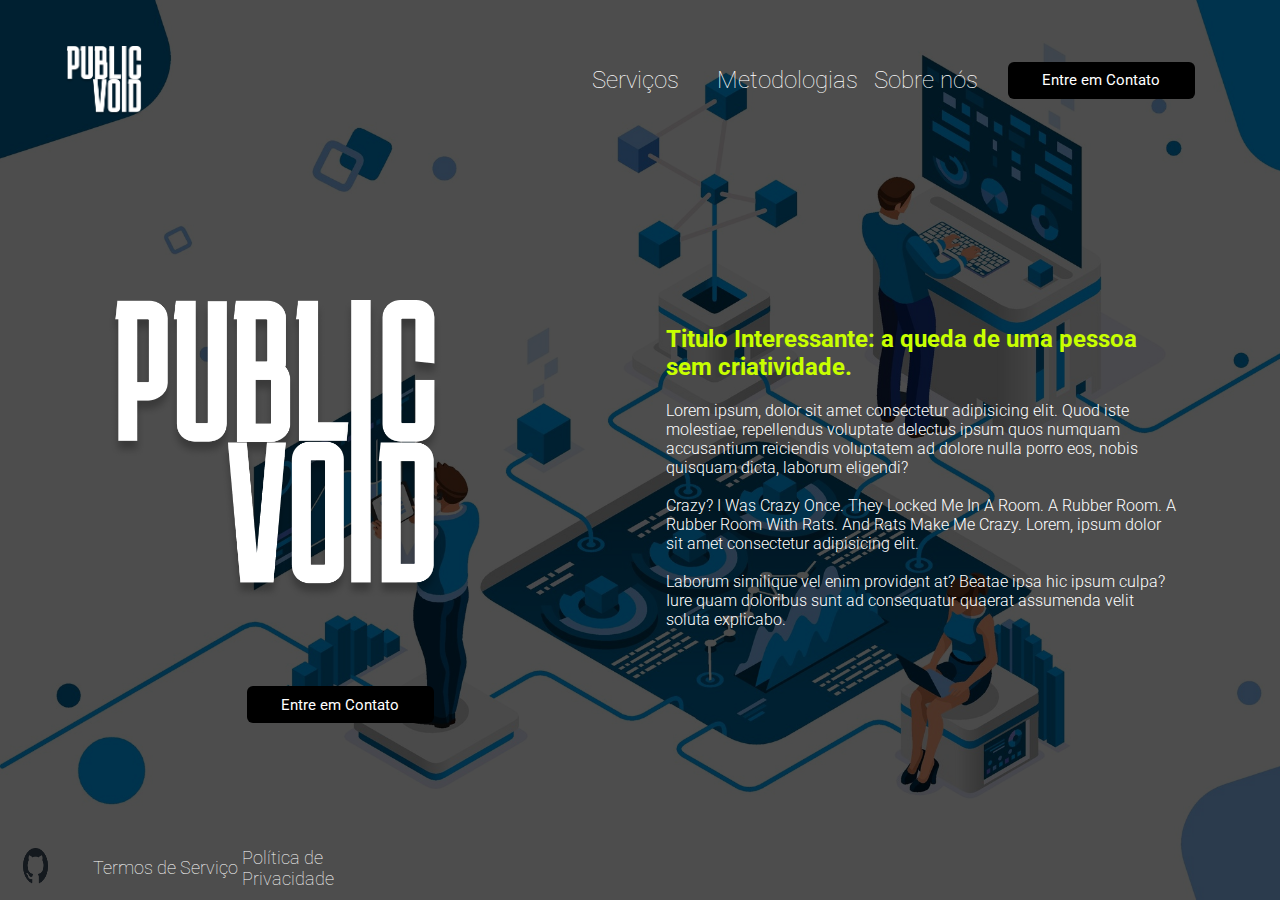
<file: index.html>
<!DOCTYPE html>
<html lang="en">
    <head>
        <meta charset="UTF-8" />
        <meta name="viewport" content="width=device-width, initial-scale=1.0" />
        <title>Public Void</title>
        <link rel="stylesheet" href="/resources/css/index.css" />
    </head>
    <body>
        <div id="background-image"></div>
        <header>
            <a href="index.html"><img src="resources/images/logo-raw-white.png" alt="" /></a>
            <ul id="header-menu">
                <a href="serviços.html"><li>Serviços</li></a>
                <a href="metodologias.html"><li>Metodologias</li></a>
                <a href="sobre-nos.html"><li>Sobre nós</li></a>
                <a href="contact-us.html"
                    ><button type="button" id="header-button">Entre em Contato</button></a
                >
            </ul>
        </header>
        <main>
            <div id="main-title">
                <img src="/resources/images/logo-raw-white.png" />
                <a href="contact-us.html"
                    ><button type="button" id="main-button">Entre em Contato</button></a
                >
            </div>
            <div id="main-content">
                <h2>Titulo Interessante: a queda de uma pessoa sem criatividade.</h2>
                <p>
                    Lorem ipsum, dolor sit amet consectetur adipisicing elit. Quod iste molestiae,
                    repellendus voluptate delectus ipsum quos numquam accusantium reiciendis
                    voluptatem ad dolore nulla porro eos, nobis quisquam dicta, laborum eligendi?<br /><br />
                    Crazy? I Was Crazy Once. They Locked Me In A Room. A Rubber Room. A Rubber Room
                    With Rats. And Rats Make Me Crazy. Lorem, ipsum dolor sit amet consectetur
                    adipisicing elit. <br /><br />
                    Laborum similique vel enim provident at? Beatae ipsa hic ipsum culpa? Iure quam
                    doloribus sunt ad consequatur quaerat assumenda velit soluta explicabo.
                </p>
            </div>
        </main>
        <footer>
            <a href="https://github.com/R-uan/static-page-claretiano" target="_blank">
                <img src="/resources/images/github-logo.png" id="github-logo" />
            </a>
            <ul id="footer-menu">
                <li>Termos de Serviço</li>
                <li>Política de Privacidade</li>
            </ul>
        </footer>
    </body>
</html>
</file>
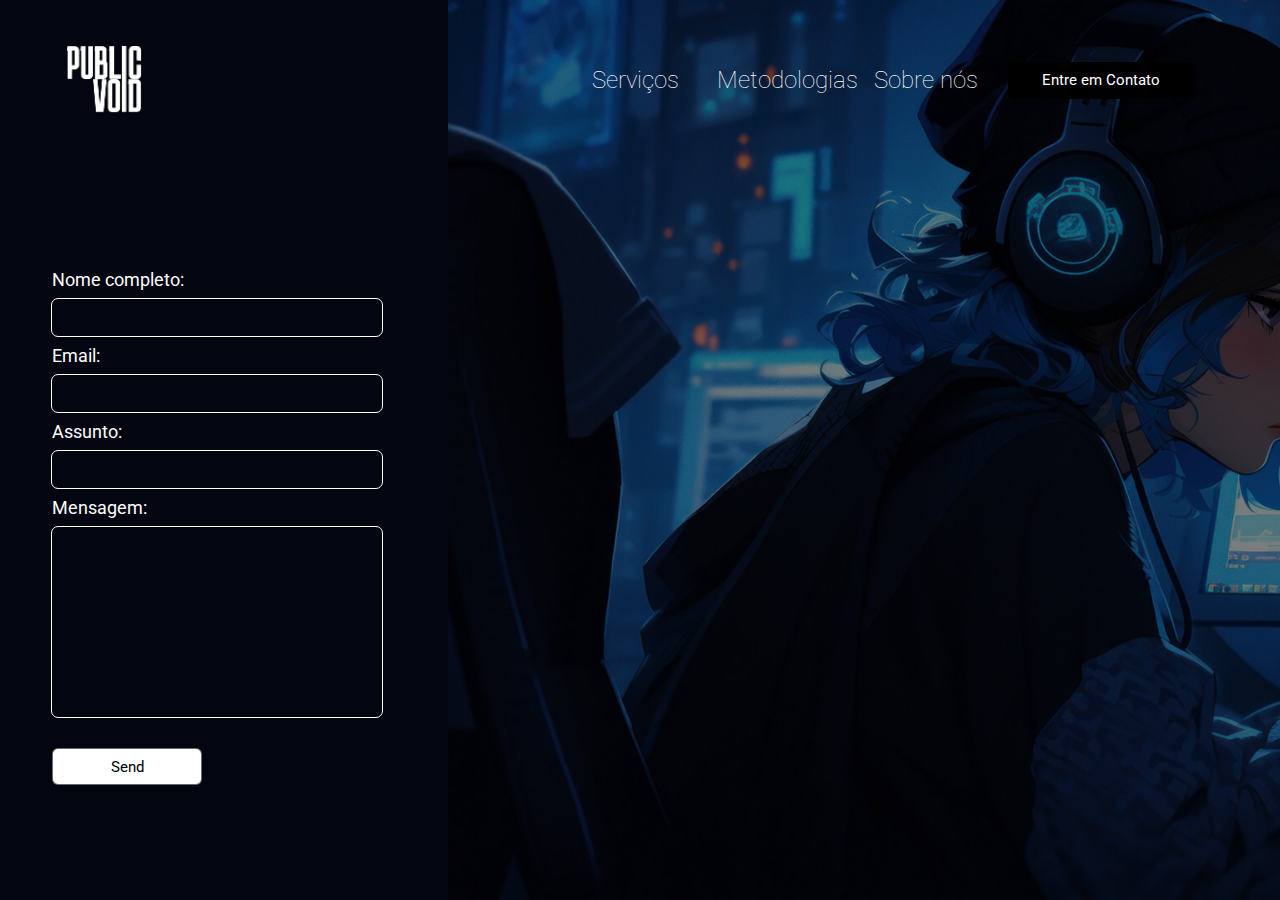
<file: contact-us.html>
<!DOCTYPE html>
<html lang="en">
    <head>
        <meta charset="UTF-8" />
        <meta name="viewport" content="width=device-width, initial-scale=1.0" />
        <title>Contato</title>
        <link rel="stylesheet" href="/resources/css/contact-us.css" />
    </head>
    <body>
        <header>
            <a href="index.html"><img src="resources/images/logo-raw-white.png" alt="" /></a>
            <ul id="header-menu">
                <a href="serviços.html"><li>Serviços</li></a>
                <a href="metodologias.html"><li>Metodologias</li></a>
                <a href="sobre-nos.html"><li>Sobre nós</li></a>
                <a href="/contact-us.html"
                    ><button type="button" id="header-button">Entre em Contato</button></a
                >
            </ul>
        </header>
        <main>
            <div id="form-container">
                <form action="">
                    <div id="div-nome">
                        <label>Nome completo:</label><br />
                        <input type="text" />
                    </div>
                    <div id="div-email">
                        <label>Email: </label><br />
                        <input type="text" />
                    </div>
                    <div id="div-assunto">
                        <label>Assunto: </label><br />
                        <input type="text" />
                    </div>
                    <div id="div-mensagem">
                        <label>Mensagem: </label><br />
                        <textarea name="" id="" cols="30" rows="10"></textarea>
                    </div>
                    <button type="submit">Send</button>
                </form>
            </div>
        </main>
        <div id="right-container">
            <div id="background-image"></div>
        </div>
    </body>
</html>
</file>
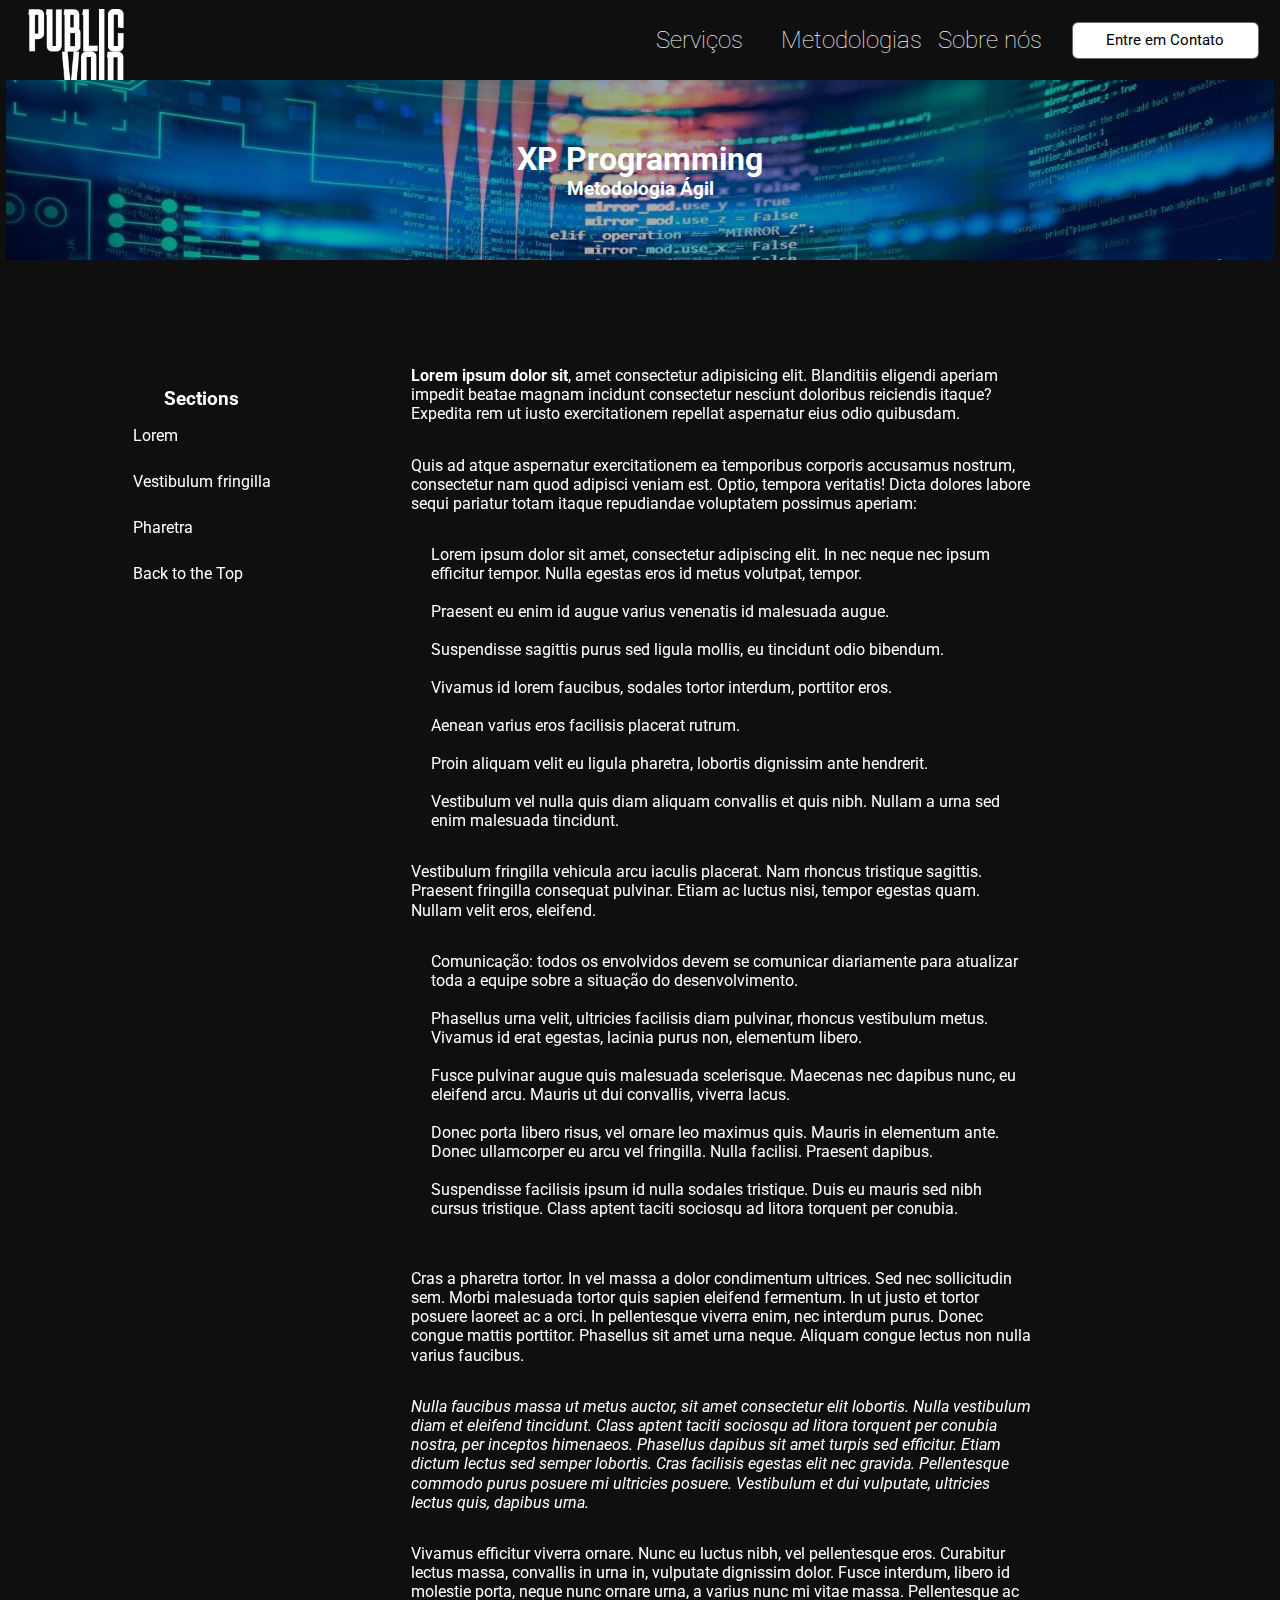
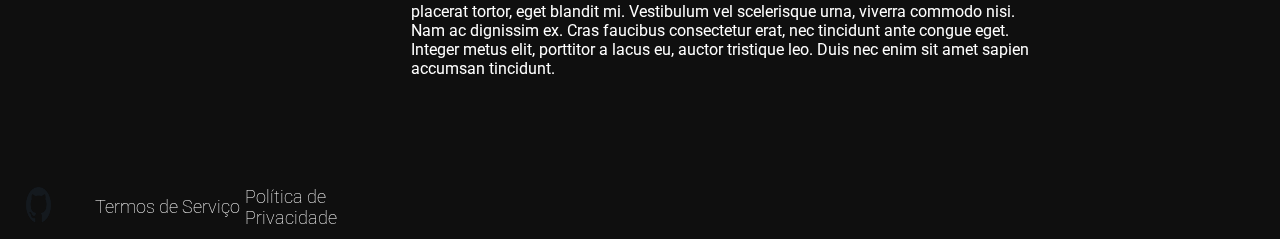
<file: metodologias.html>
<!DOCTYPE html>
<html lang="en">
    <head>
        <meta charset="UTF-8" />
        <meta name="viewport" content="width=device-width, initial-scale=1.0" />
        <title>Document</title>
        <link rel="stylesheet" href="/resources/css/metodologias.css" />
    </head>
    <body>
        <header id="start">
            <a href="index.html"><img src="resources/images/logo-raw-white.png" alt="" /></a>
            <ul id="header-menu">
                <a href="serviços.html"><li>Serviços</li></a>
                <a href="metodologias.html"><li>Metodologias</li></a>
                <a href="sobre-nos.html"><li>Sobre nós</li></a>
                <a href="contact-us.html"
                    ><button type="button" id="header-button">Entre em Contato</button></a
                >
            </ul>
        </header>
        <main>
            <div id="title">
                <h1>XP Programming</h1>
                <h3>Metodologia Ágil</h3>
            </div>
            <div id="main-container">
                <div id="side-bar">
                    <h3>Sections</h3>
                    <ul>
                        <li><a href="metodologias.html#section-one">Lorem</a></li>
                        <li>
                            <a href="metodologias.html#section-two">Vestibulum fringilla</a>
                        </li>
                        <li><a href="metodologias.html#section-three">Pharetra</a></li>
                        <li><a href="metodologias.html#start">Back to the Top</a></li>
                    </ul>
                </div>
                <div id="main-content">
                    <p id="section-one">
                        <strong>Lorem ipsum dolor sit</strong>, amet consectetur adipisicing elit.
                        Blanditiis eligendi aperiam impedit beatae magnam incidunt consectetur
                        nesciunt doloribus reiciendis itaque? Expedita rem ut iusto exercitationem
                        repellat aspernatur eius odio quibusdam.
                    </p>

                    <p>
                        Quis ad atque aspernatur exercitationem ea temporibus corporis accusamus
                        nostrum, consectetur nam quod adipisci veniam est. Optio, tempora veritatis!
                        Dicta dolores labore sequi pariatur totam itaque repudiandae voluptatem
                        possimus aperiam:
                    </p>

                    <ul>
                        <li>
                            Lorem ipsum dolor sit amet, consectetur adipiscing elit. In nec neque
                            nec ipsum efficitur tempor. Nulla egestas eros id metus volutpat,
                            tempor.
                        </li>
                        <br />

                        <li>Praesent eu enim id augue varius venenatis id malesuada augue.</li>
                        <br />

                        <li>
                            Suspendisse sagittis purus sed ligula mollis, eu tincidunt odio
                            bibendum.
                        </li>
                        <br />

                        <li>Vivamus id lorem faucibus, sodales tortor interdum, porttitor eros.</li>
                        <br />

                        <li>Aenean varius eros facilisis placerat rutrum.</li>
                        <br />

                        <li>
                            Proin aliquam velit eu ligula pharetra, lobortis dignissim ante
                            hendrerit.
                        </li>
                        <br />

                        <li>
                            Vestibulum vel nulla quis diam aliquam convallis et quis nibh. Nullam a
                            urna sed enim malesuada tincidunt.
                        </li>
                    </ul>
                    <p id="section-two">
                        Vestibulum fringilla vehicula arcu iaculis placerat. Nam rhoncus tristique
                        sagittis. Praesent fringilla consequat pulvinar. Etiam ac luctus nisi,
                        tempor egestas quam. Nullam velit eros, eleifend.
                    </p>

                    <ul>
                        <li>
                            Comunicação: todos os envolvidos devem se comunicar diariamente para
                            atualizar toda a equipe sobre a situação do desenvolvimento.
                        </li>
                        <br />
                        <li>
                            Phasellus urna velit, ultricies facilisis diam pulvinar, rhoncus
                            vestibulum metus. Vivamus id erat egestas, lacinia purus non, elementum
                            libero.
                        </li>
                        <br />
                        <li>
                            Fusce pulvinar augue quis malesuada scelerisque. Maecenas nec dapibus
                            nunc, eu eleifend arcu. Mauris ut dui convallis, viverra lacus.
                        </li>
                        <br />
                        <li>
                            Donec porta libero risus, vel ornare leo maximus quis. Mauris in
                            elementum ante. Donec ullamcorper eu arcu vel fringilla. Nulla facilisi.
                            Praesent dapibus.
                        </li>
                        <br />
                        <li>
                            Suspendisse facilisis ipsum id nulla sodales tristique. Duis eu mauris
                            sed nibh cursus tristique. Class aptent taciti sociosqu ad litora
                            torquent per conubia.
                        </li>
                    </ul>
                    <br />
                    <p id="section-three">
                        Cras a pharetra tortor. In vel massa a dolor condimentum ultrices. Sed nec
                        sollicitudin sem. Morbi malesuada tortor quis sapien eleifend fermentum. In
                        ut justo et tortor posuere laoreet ac a orci. In pellentesque viverra enim,
                        nec interdum purus. Donec congue mattis porttitor. Phasellus sit amet urna
                        neque. Aliquam congue lectus non nulla varius faucibus.
                    </p>
                    <p>
                        <cite
                            >Nulla faucibus massa ut metus auctor, sit amet consectetur elit
                            lobortis. Nulla vestibulum diam et eleifend tincidunt. Class aptent
                            taciti sociosqu ad litora torquent per conubia nostra, per inceptos
                            himenaeos. Phasellus dapibus sit amet turpis sed efficitur. Etiam dictum
                            lectus sed semper lobortis. Cras facilisis egestas elit nec gravida.
                            Pellentesque commodo purus posuere mi ultricies posuere. Vestibulum et
                            dui vulputate, ultricies lectus quis, dapibus urna.</cite
                        >
                    </p>
                    <p>
                        Vivamus efficitur viverra ornare. Nunc eu luctus nibh, vel pellentesque
                        eros. Curabitur lectus massa, convallis in urna in, vulputate dignissim
                        dolor. Fusce interdum, libero id molestie porta, neque nunc ornare urna, a
                        varius nunc mi vitae massa. Pellentesque ac placerat tortor, eget blandit
                        mi. Vestibulum vel scelerisque urna, viverra commodo nisi. Nam ac dignissim
                        ex. Cras faucibus consectetur erat, nec tincidunt ante congue eget. Integer
                        metus elit, porttitor a lacus eu, auctor tristique leo. Duis nec enim sit
                        amet sapien accumsan tincidunt.
                    </p>
                </div>
            </div>
        </main>
        <footer>
            <a href="https://github.com/R-uan/static-page-claretiano" target="_blank">
                <img src="/resources/images/github-logo.png" id="github-logo" />
            </a>
            <ul id="footer-menu">
                <li>Termos de Serviço</li>
                <li>Política de Privacidade</li>
            </ul>
        </footer>
    </body>
</html>
</file>
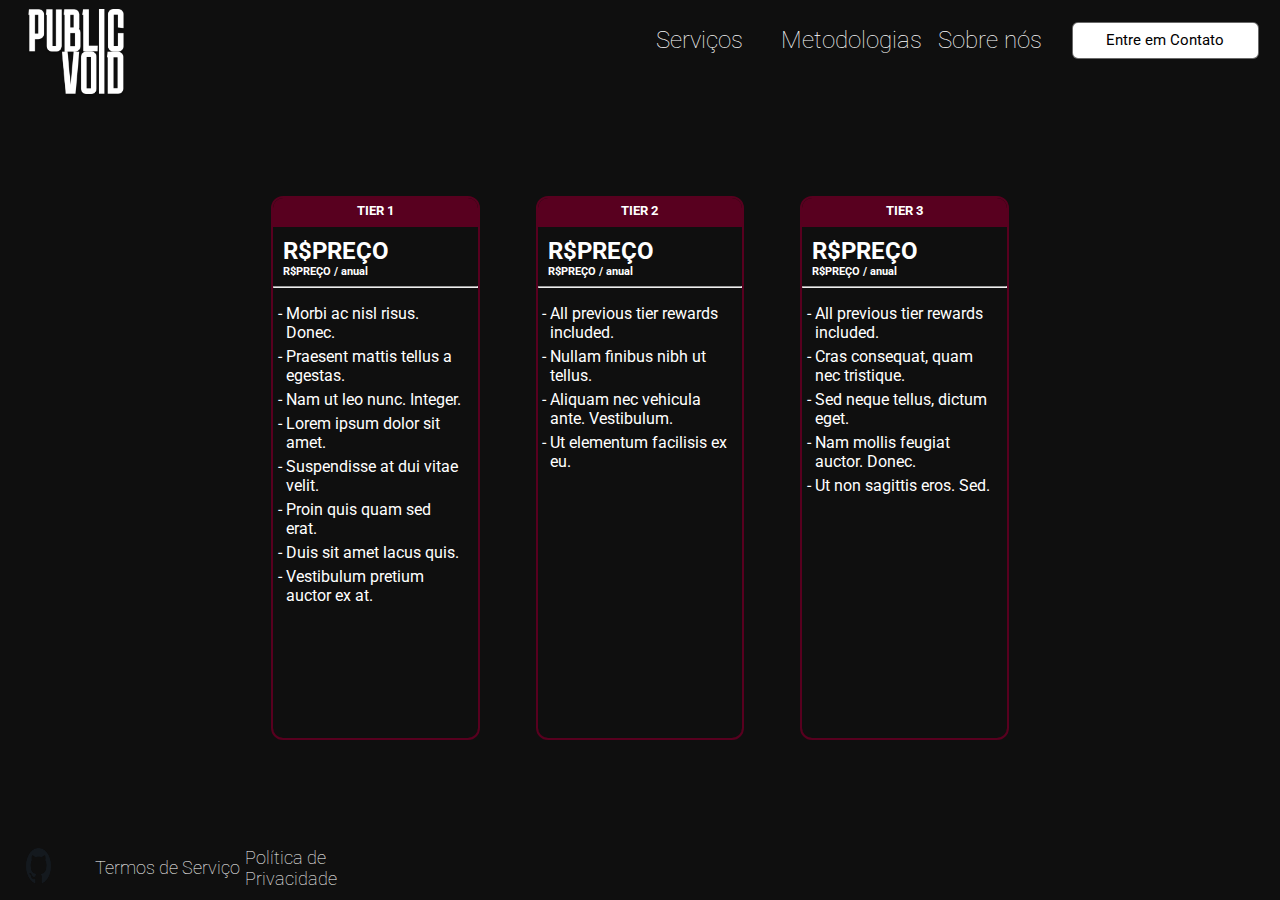
<file: serviços.html>
<!DOCTYPE html>
<html lang="en">
    <head>
        <meta charset="UTF-8" />
        <meta name="viewport" content="width=device-width, initial-scale=1.0" />
        <title>Serviços</title>
        <link rel="stylesheet" href="/resources/css/serviços.css" />
    </head>
    <body>
        <header id="start">
            <a href="index.html"><img src="resources/images/logo-raw-white.png" alt="" /></a>
            <ul id="header-menu">
                <a href="serviços.html"><li>Serviços</li></a>
                <a href="metodologias.html"><li>Metodologias</li></a>
                <a href="sobre-nos.html"><li>Sobre nós</li></a>
                <a href="contact-us.html"
                    ><button type="button" id="header-button">Entre em Contato</button></a
                >
            </ul>
        </header>
        <main>
            <div id="service-options">
                <div class="service">
                    <h5>TIER 1</h5>
                    <div class="inner-service-div">
                        <h2>R$PREÇO</h2>
                        <h6>R$PREÇO / anual</h6>
                        <hr />
                        <ul>
                            <li>Morbi ac nisl risus. Donec.</li>
                            <li>Praesent mattis tellus a egestas.</li>
                            <li>Nam ut leo nunc. Integer.</li>
                            <li>Lorem ipsum dolor sit amet.</li>
                            <li>Suspendisse at dui vitae velit.</li>
                            <li>Proin quis quam sed erat.</li>
                            <li>Duis sit amet lacus quis.</li>
                            <li>Vestibulum pretium auctor ex at.</li>
                        </ul>
                    </div>
                </div>
                <div class="service">
                    <h5>TIER 2</h5>
                    <div class="inner-service-div">
                        <h2>R$PREÇO</h2>
                        <h6>R$PREÇO / anual</h6>
                        <hr />
                        <ul>
                            <li>All previous tier rewards included.</li>
                            <li>Nullam finibus nibh ut tellus.</li>
                            <li>Aliquam nec vehicula ante. Vestibulum.</li>
                            <li>Ut elementum facilisis ex eu.</li>
                        </ul>
                    </div>
                </div>
                <div class="service">
                    <h5>TIER 3</h5>
                    <div class="inner-service-div">
                        <h2>R$PREÇO</h2>
                        <h6>R$PREÇO / anual</h6>
                        <hr />
                        <ul>
                            <li>All previous tier rewards included.</li>
                            <li>Cras consequat, quam nec tristique.</li>
                            <li>Sed neque tellus, dictum eget.</li>
                            <li>Nam mollis feugiat auctor. Donec.</li>
                            <li>Ut non sagittis eros. Sed.</li>
                        </ul>
                    </div>
                </div>
            </div>
        </main>
        <footer>
            <a href="https://github.com/R-uan/static-page-claretiano" target="_blank">
                <img src="/resources/images/github-logo.png" id="github-logo" />
            </a>
            <ul id="footer-menu">
                <li>Termos de Serviço</li>
                <li>Política de Privacidade</li>
            </ul>
        </footer>
    </body>
</html>
</file>
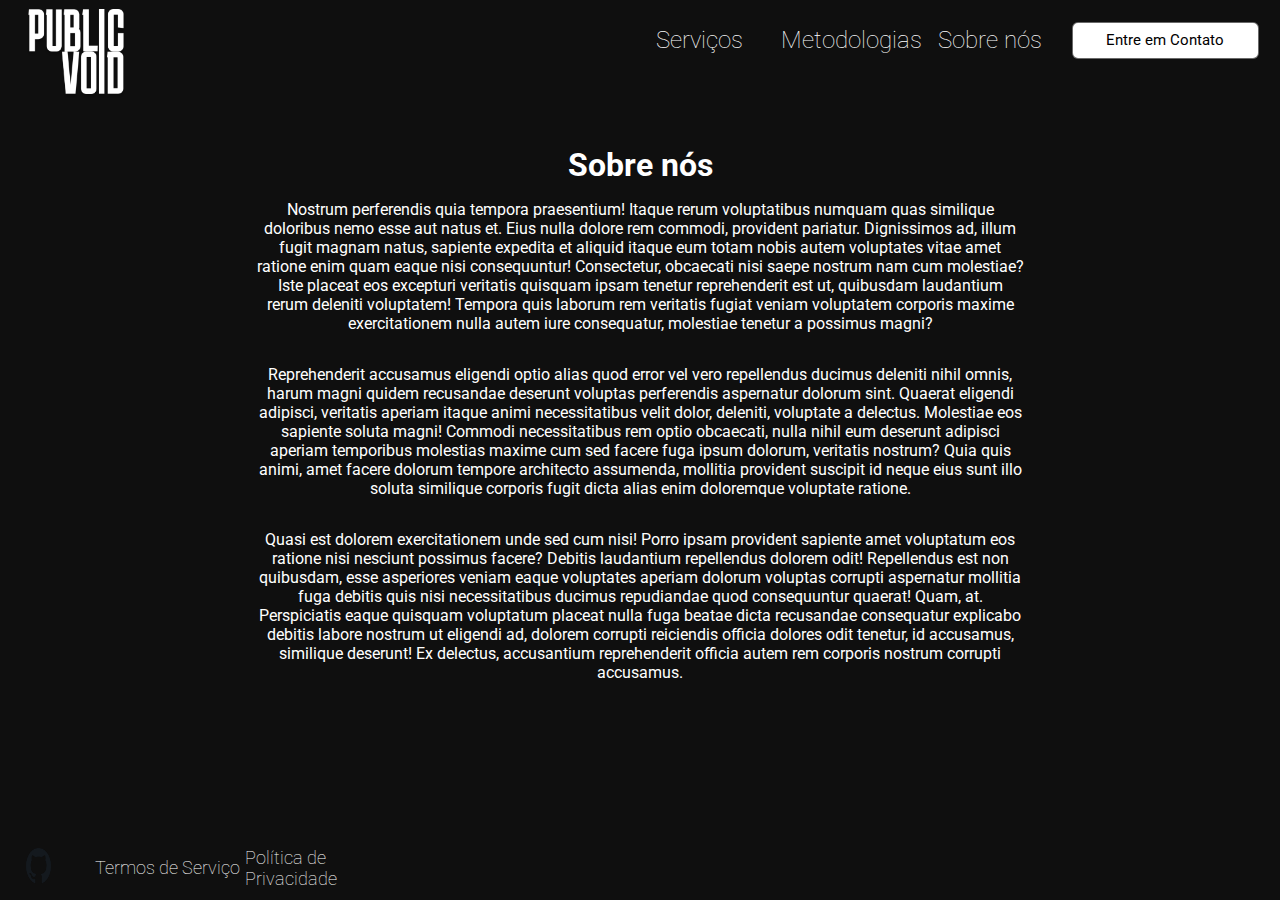
<file: sobre-nos.html>
<!DOCTYPE html>
<html lang="en">
    <head>
        <meta charset="UTF-8" />
        <meta name="viewport" content="width=device-width, initial-scale=1.0" />
        <title>Sobre nós</title>
        <link rel="stylesheet" href="/resources/css/sobre-nos.css" />
    </head>
    <body>
        <header>
            <a href="index.html"><img src="resources/images/logo-raw-white.png" alt="" /></a>
            <ul id="header-menu">
                <a href="serviços.html"><li>Serviços</li></a>
                <a href="metodologias.html"><li>Metodologias</li></a>
                <a href="sobre-nos.html"><li>Sobre nós</li></a>
                <a href="contact-us.html"
                    ><button type="button" id="header-button">Entre em Contato</button></a
                >
            </ul>
        </header>
        <main>
            <div id="main-content">
                <h1>Sobre nós</h1>
                <p>
                    Nostrum perferendis quia tempora praesentium! Itaque rerum voluptatibus numquam
                    quas similique doloribus nemo esse aut natus et. Eius nulla dolore rem commodi,
                    provident pariatur. Dignissimos ad, illum fugit magnam natus, sapiente expedita
                    et aliquid itaque eum totam nobis autem voluptates vitae amet ratione enim quam
                    eaque nisi consequuntur! Consectetur, obcaecati nisi saepe nostrum nam cum
                    molestiae? Iste placeat eos excepturi veritatis quisquam ipsam tenetur
                    reprehenderit est ut, quibusdam laudantium rerum deleniti voluptatem! Tempora
                    quis laborum rem veritatis fugiat veniam voluptatem corporis maxime
                    exercitationem nulla autem iure consequatur, molestiae tenetur a possimus magni?
                </p>
                <p>
                    Reprehenderit accusamus eligendi optio alias quod error vel vero repellendus
                    ducimus deleniti nihil omnis, harum magni quidem recusandae deserunt voluptas
                    perferendis aspernatur dolorum sint. Quaerat eligendi adipisci, veritatis
                    aperiam itaque animi necessitatibus velit dolor, deleniti, voluptate a delectus.
                    Molestiae eos sapiente soluta magni! Commodi necessitatibus rem optio obcaecati,
                    nulla nihil eum deserunt adipisci aperiam temporibus molestias maxime cum sed
                    facere fuga ipsum dolorum, veritatis nostrum? Quia quis animi, amet facere
                    dolorum tempore architecto assumenda, mollitia provident suscipit id neque eius
                    sunt illo soluta similique corporis fugit dicta alias enim doloremque voluptate
                    ratione.
                </p>
                <p>
                    Quasi est dolorem exercitationem unde sed cum nisi! Porro ipsam provident
                    sapiente amet voluptatum eos ratione nisi nesciunt possimus facere? Debitis
                    laudantium repellendus dolorem odit! Repellendus est non quibusdam, esse
                    asperiores veniam eaque voluptates aperiam dolorum voluptas corrupti aspernatur
                    mollitia fuga debitis quis nisi necessitatibus ducimus repudiandae quod
                    consequuntur quaerat! Quam, at. Perspiciatis eaque quisquam voluptatum placeat
                    nulla fuga beatae dicta recusandae consequatur explicabo debitis labore nostrum
                    ut eligendi ad, dolorem corrupti reiciendis officia dolores odit tenetur, id
                    accusamus, similique deserunt! Ex delectus, accusantium reprehenderit officia
                    autem rem corporis nostrum corrupti accusamus.
                </p>
                <p></p>
            </div>
        </main>
        <footer>
            <a href="https://github.com/R-uan/static-page-claretiano" target="_blank">
                <img src="/resources/images/github-logo.png" id="github-logo" />
            </a>
            <ul id="footer-menu">
                <li>Termos de Serviço</li>
                <li>Política de Privacidade</li>
            </ul>
        </footer>
    </body>
</html>
</file>
<file: resources/css/index.css>
@import url("https://fonts.googleapis.com/css2?family=Roboto:wght@100;300;400;700&display=swap");

* {
    text-decoration: none;
    font-family: "Roboto";
    color: white;
}

body {
    background-color: black;
    display: flex;
    flex-direction: column;
    justify-content: flex-end;
    margin: 0;
    height: 100vh;
}

#background-image {
    position: absolute;
    background-image: url("/resources/images/index-background.jpg");
    background-repeat: no-repeat;
    background-size: cover;
    opacity: 0.3;
    height: 100vh;
    width: 100vw;
}

/* Header Segment */

header {
    display: flex;
    position: absolute;
    align-items: center;
    justify-items: center;
    margin-bottom: 10px;
    z-index: 7;
    top: 5vh;
    left: 5vw;
    height: 70px;
    width: 90vw;
}

header img {
    position: absolute;
    top: 0.1vh;
    height: 70px;
    left: 1px;
}

#header-button {
    border: 1px solid rgba(0, 0, 0, 0.588);
    border-radius: 6px;
    font-size: 15px;
    width: 187px;
    height: 37px;
    color: rgb(255, 255, 255);
    background-color: #000000;
    margin: 0;
}

#header-menu {
    position: absolute;
    display: flex;
    justify-content: space-around;
    align-items: center;
    right: 1vw;
    margin: 0;
    padding: 0;
    width: 50vw;
    height: 50px;
}

#header-menu li {
    display: flex;
    justify-content: space-evenly;
    align-items: center;
    font-weight: 100;
    font-size: x-large;
    height: 50px;
    width: 10vw;
}

li:hover {
    color: rgb(0, 0, 0);
}

/*  Main Segment */

main {
    display: flex;
    position: relative;
    align-items: center;
    justify-content: space-around;
    width: 98vw;
    height: 70vh;
    margin: 10px;
}

#main-title {
    display: flex;
    flex-direction: column;
    position: relative;
    margin: 10px 0px 0px 10px;
    height: 50vh;
}

#main-title img {
    max-height: 300px;
}

#main-button {
    position: absolute;
    border: 1px solid rgba(0, 0, 0, 0.588);
    border-radius: 6px;
    font-size: 15px;
    width: 187px;
    height: 37px;
    color: rgb(255, 255, 255);
    background-color: #000000;
    margin: 0px 0px 0px 0px;
    bottom: 3vh;
    right: 0.7vw;
}

#main-content {
    height: 50vh;
    width: 40vw;
    margin: 10px 0px 0px 10px;
    padding: 10px 0px 0px 40px;
}

#main-content h2 {
    font-weight: 700;
    color: rgb(200, 255, 0);
}

#main-content p {
    font-weight: 300;
    color: white;
}

/* Footer Segment */

footer {
    position: relative;
    display: flex;
    align-items: center;
    height: 5vh;
    width: 98vw;
    margin: 0px 10px 10px 10px;
}

#footer-menu {
    position: relative;
    display: flex;
    height: fit-content;
    margin: 0;
}

#footer-menu li {
    display: flex;
    justify-content: space-evenly;
    align-items: center;
    font-weight: 100;
    font-size: large;
    height: 50px;
    width: 12vw;
}
#github-logo {
    margin-left: 1vw;
    height: 4vh;
    width: 2vw;
}

/* Misc Segment */

#main-button:hover,
#header-button:hover {
    color: black;
    background-color: #ffffff;
}
</file>
<file: resources/css/contact-us.css>
@import url("https://fonts.googleapis.com/css2?family=Roboto:wght@100;300;400;700&display=swap");

* {
    text-decoration: none;
    font-family: "Roboto";
    color: white;
}

body {
    background-color: rgb(0, 0, 0);
    display: flex;
    flex-direction: row;
    margin: 0;
}

/* Header Segment */

header {
    display: flex;
    position: absolute;
    align-items: center;
    justify-items: center;
    margin-bottom: 10px;
    z-index: 7;
    top: 5vh;
    left: 5vw;
    height: 70px;
    width: 90vw;
}

header img {
    position: absolute;
    top: 0.1vh;
    height: 70px;
    left: 1px;
}

#header-button {
    border: 1px solid rgba(0, 0, 0, 0.588);
    border-radius: 6px;
    font-size: 15px;
    width: 187px;
    height: 37px;
    color: rgb(255, 255, 255);
    background-color: #000000;
    margin: 0;
}

#header-menu {
    position: absolute;
    display: flex;
    justify-content: space-around;
    align-items: center;
    right: 1vw;
    margin: 0;
    padding: 0;
    width: 50vw;
    height: 50px;
}

#header-menu li {
    display: flex;
    justify-content: space-evenly;
    align-items: center;
    font-weight: 100;
    font-size: x-large;
    height: 50px;
    width: 10vw;
}

li:hover {
    opacity: 0.5;
}

#header-button:hover {
    color: black;
    background-color: #ffffff;
    cursor: pointer;
}

/* Main segment */
main {
    display: flex;
    align-items: center;
    justify-content: center;
    background-color: #030610;
    width: 35vw;
    height: 100vh;
}

#form-container {
    position: relative;
    outline: 2px solid rgba(0, 128, 0, 0);
    height: 70vh;
    width: 30vw;
}

form {
    position: relative;
    height: 70vh;
    width: 30vw;
    display: flex;
    flex-direction: column;
    justify-content: flex-end;
    margin: 20px;
}

input {
    padding: 5px;
    width: 25vw;
    height: 3vh;
    border-radius: 6px;
    background-color: rgba(0, 0, 0, 0);
    outline: 1px solid white;
    border: none;
    margin: 1vh 0 1vh 0;
}

#div-mensagem textarea {
    padding: 5px;
    width: 25vw;
    height: 20vh;
    border-radius: 6px;
    background-color: rgba(0, 0, 0, 0);
    outline: 1px solid white;
    border: none;
    margin: 1vh 0 1vh 0;
    margin-bottom: 3vh;
    resize: none;
}

label {
    font-size: large;
}

form button {
    border: 1px solid rgba(0, 0, 0, 0.588);
    border-radius: 6px;
    font-size: 15px;
    width: 150px;
    height: 37px;
    color: rgb(0, 0, 0);
    background-color: #ffffff;
    margin: 0;
}
form button:hover {
    background-color: black;
    color: white;
    cursor: pointer;
}

/* Right Container segment */

#right-container {
    width: 65vw;
    height: 100vh;
}

#background-image {
    background-image: url("/resources/images/contact-background.jpg");
    background-size: cover;
    opacity: 0.5;
    margin: 0;
    width: 100%;
    height: 100%;
}
</file>
<file: resources/css/metodologias.css>
@import url("https://fonts.googleapis.com/css2?family=Roboto:wght@100;300;400;700&display=swap");

* {
    text-decoration: none;
    font-family: "Roboto";
}
html {
    scroll-behavior: smooth;
}

body {
    display: flex;
    flex-direction: column;
    align-items: center;
    margin: 0;
    background-color: rgb(15, 15, 15);
    color: white;
}

/* Header Segment */

header {
    display: flex;
    align-items: center;
    justify-items: center;
    background-color: rgb(15, 15, 15);
    top: 5vh;
    left: 5vw;
    height: 80px;
    width: 99vw;
}

header img {
    position: absolute;
    height: 10vh;
    top: 1vh;
    left: 2vw;
}

#header-button {
    border: 1px solid rgba(0, 0, 0, 0.588);
    border-radius: 6px;
    font-size: 15px;
    width: 187px;
    height: 37px;
    color: rgb(0, 0, 0);
    background-color: #ffffff;
    margin: 0;
}

#header-menu {
    position: absolute;
    display: flex;
    justify-content: space-around;
    align-items: center;
    right: 1vw;
    margin: 0;
    padding: 0;
    width: 50vw;
    height: 50px;
}

#header-menu li {
    color: white;
    display: flex;
    justify-content: space-evenly;
    align-items: center;
    font-weight: 100;
    font-size: x-large;
    height: 50px;
    width: 10vw;
}

#header-menu li:hover {
    opacity: 0.5;
}
#header-button:hover {
    color: rgb(255, 255, 255);
    background-color: #000000;
    cursor: pointer;
}
/* Main Segment */

main {
    display: flex;
    flex-direction: column;
    align-items: center;
    height: fit-content;
    width: 99vw;
}

#title {
    position: relative;
    display: flex;
    flex-direction: column;
    align-items: center;
    justify-content: center;
    background-image: url("/resources/images/background-metodologies.jpg");
    background-size: cover;
    height: 20vh;
    width: 100%;
    margin-bottom: 10vh;
}

#main-content {
    position: relative;
    display: flex;
    flex-direction: column;
    width: 50vw;
}

#main-content p {
    margin-left: 20px;
    color: rgb(255, 255, 255);
    line-height: 120%;
}

#title h1,
h3 {
    margin: 0;
    color: white;
}

#side-bar {
    position: sticky;
    display: flex;
    flex-direction: column;
    align-items: center;
    width: 250px;
    height: fit-content;
    top: 50px;
    margin-right: 5vw;
    margin-left: 5vw;
    margin-top: 3vw;
}

#side-bar li,
a,
ul {
    color: white;
    text-decoration: none;
    list-style: none;
}
#side-bar ul {
    padding: 0;
}

#side-bar li {
    margin-bottom: 3vh;
}

#main-container {
    display: flex;
    flex-direction: row;
    position: relative;
    width: 98vw;
}

/* Footer Segment */

footer {
    position: relative;
    display: flex;
    align-items: center;
    height: 5vh;
    width: 98vw;
    margin: 10vh 10px 10px 10px;
}

#footer-menu {
    position: relative;
    display: flex;
    height: fit-content;
    margin: 0;
}

#footer-menu li {
    color: white;
    display: flex;
    justify-content: space-evenly;
    align-items: center;
    font-weight: 100;
    font-size: large;
    height: 50px;
    width: 12vw;
}
#github-logo {
    margin-left: 1vw;
    height: 4vh;
    width: 2vw;
}
</file>
<file: resources/css/serviços.css>
@import url("https://fonts.googleapis.com/css2?family=Roboto:wght@100;300;400;700&display=swap");

* {
    text-decoration: none;
    font-family: "Roboto";
}

body {
    display: flex;
    flex-direction: column;
    align-items: center;
    margin: 0;
    background-color: rgb(15, 15, 15);
    color: white;
}
/* Header Segment */

header {
    display: flex;
    align-items: center;
    justify-items: center;
    background-color: rgb(15, 15, 15);
    top: 5vh;
    left: 5vw;
    height: 80px;
    width: 99vw;
}

header img {
    position: absolute;
    height: 10vh;
    top: 1vh;
    left: 2vw;
}

#header-button {
    border: 1px solid rgba(0, 0, 0, 0.588);
    border-radius: 6px;
    font-size: 15px;
    width: 187px;
    height: 37px;
    color: rgb(0, 0, 0);
    background-color: #ffffff;
    margin: 0;
}

#header-menu {
    position: absolute;
    display: flex;
    justify-content: space-around;
    align-items: center;
    right: 1vw;
    margin: 0;
    padding: 0;
    width: 50vw;
    height: 50px;
}

#header-menu li {
    color: white;
    display: flex;
    justify-content: space-evenly;
    align-items: center;
    font-weight: 100;
    font-size: x-large;
    height: 50px;
    width: 10vw;
}

#header-menu li:hover {
    opacity: 0.5;
}
#header-button:hover {
    color: rgb(255, 255, 255);
    background-color: #000000;
    cursor: pointer;
}

/* Footer Segment */

footer {
    position: absolute;
    bottom: 0;
    display: flex;
    align-items: center;
    height: 5vh;
    width: 98vw;
    margin: 10px 10px 10px 10px;
}

#footer-menu {
    position: relative;
    display: flex;
    height: fit-content;
    margin: 0;
}

#footer-menu li {
    color: white;
    display: flex;
    justify-content: space-evenly;
    align-items: center;
    font-weight: 100;
    font-size: large;
    height: 50px;
    width: 12vw;
}
#github-logo {
    margin-left: 1vw;
    height: 4vh;
    width: 2vw;
}

/* Main Segment */

main {
    margin-top: 12vh;
    width: 65vw;
    height: fit-content;
}

#service-options {
    display: flex;
    flex-direction: row;
    justify-content: space-evenly;
}

.service {
    display: flex;
    background-color: rgb(88, 0, 31);
    flex-direction: column;
    align-items: center;
    outline: 2px solid rgb(88, 0, 31);
    border-radius: 10px;
    height: 60vh;
    width: 16vw;
    margin: 10px;
}

.service h5 {
    margin: 5px 0 0 0;
}

.inner-service-div {
    color: rgb(255, 255, 255);
    background-color: rgb(15, 15, 15);
    margin-top: 1vh;

    padding-top: 10px;
    border-bottom-left-radius: 10px;
    border-bottom-right-radius: 10px;
    width: 100%;
    height: 99%;
}

.inner-service-div h6,
h2 {
    margin: 0 0 0 10px;
}

.inner-service-div li {
    list-style: "- ";
    margin-bottom: 5px;
}

.inner-service-div ul {
    padding-left: 0;
    margin-left: 1vw;
    margin-right: 1vw;
}
</file>
<file: resources/css/sobre-nos.css>
@import url("https://fonts.googleapis.com/css2?family=Roboto:wght@100;300;400;700&display=swap");

* {
    text-decoration: none;
    font-family: "Roboto";
}

body {
    display: flex;
    flex-direction: column;
    align-items: center;
    margin: 0;
    background-color: rgb(15, 15, 15);
    color: white;
}
/* Header Segment */

header {
    display: flex;
    align-items: center;
    justify-items: center;
    background-color: rgb(15, 15, 15);
    top: 5vh;
    left: 5vw;
    height: 80px;
    width: 99vw;
}

header img {
    position: absolute;
    height: 10vh;
    top: 1vh;
    left: 2vw;
}

#header-button {
    border: 1px solid rgba(0, 0, 0, 0.588);
    border-radius: 6px;
    font-size: 15px;
    width: 187px;
    height: 37px;
    color: rgb(0, 0, 0);
    background-color: #ffffff;
    margin: 0;
}

#header-menu {
    position: absolute;
    display: flex;
    justify-content: space-around;
    align-items: center;
    right: 1vw;
    margin: 0;
    padding: 0;
    width: 50vw;
    height: 50px;
}

#header-menu li {
    color: white;
    display: flex;
    justify-content: space-evenly;
    align-items: center;
    font-weight: 100;
    font-size: x-large;
    height: 50px;
    width: 10vw;
}

#header-menu li:hover {
    opacity: 0.5;
}
#header-button:hover {
    color: rgb(255, 255, 255);
    background-color: #000000;
    cursor: pointer;
}

/* Footer Segment */

footer {
    position: absolute;
    bottom: 0;
    display: flex;
    align-items: center;
    height: 5vh;
    width: 98vw;
    margin: 10px 10px 10px 10px;
}

#footer-menu {
    position: relative;
    display: flex;
    height: fit-content;
    margin: 0;
}

#footer-menu li {
    color: white;
    display: flex;
    justify-content: space-evenly;
    align-items: center;
    font-weight: 100;
    font-size: large;
    height: 50px;
    width: 12vw;
}
#github-logo {
    margin-left: 1vw;
    height: 4vh;
    width: 2vw;
}

/* Main Segment */

main {
    display: flex;
    flex-direction: row;
    width: 60vw;
    height: fit-content;
    margin-top: 5vh;
}

#main-content {
    display: flex;
    flex-direction: column;
    align-items: center;
}
main h1 {
    margin-bottom: 0;
}

main p {
    text-align: center;
}
</file>
